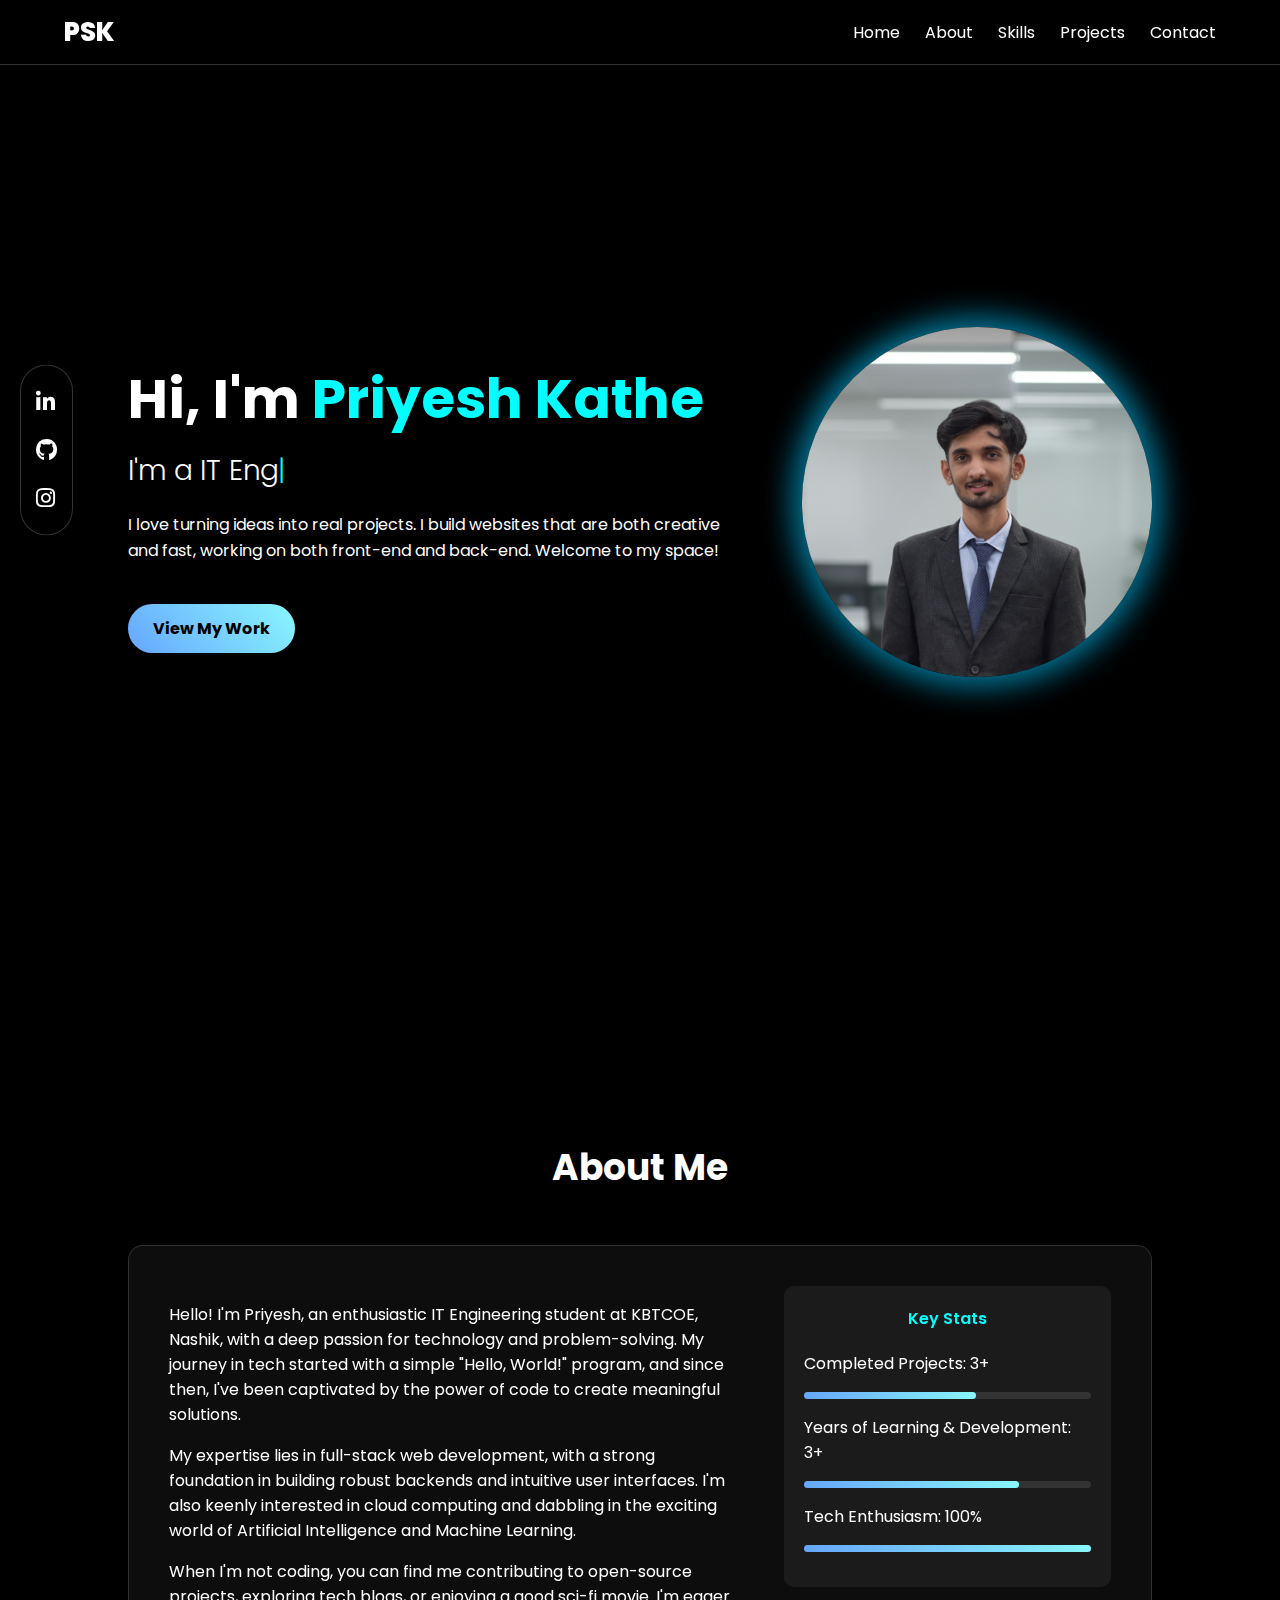
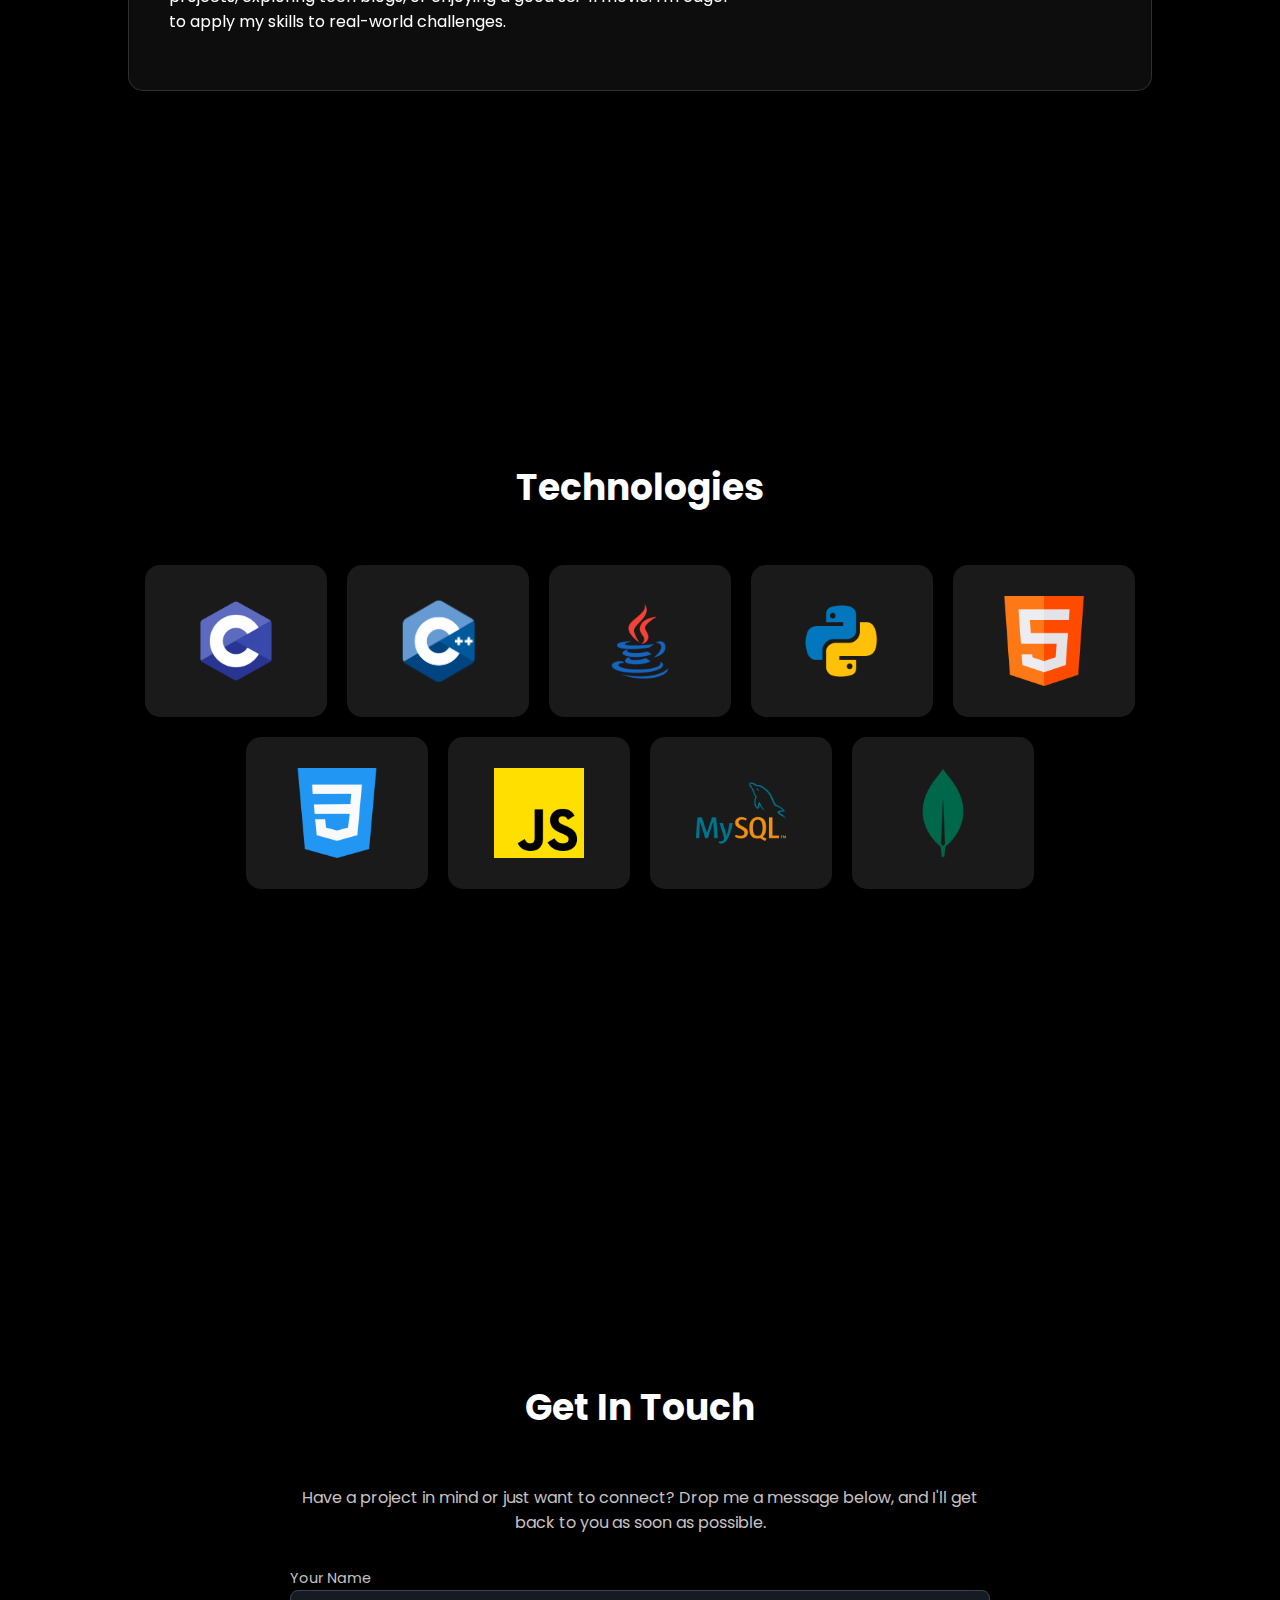
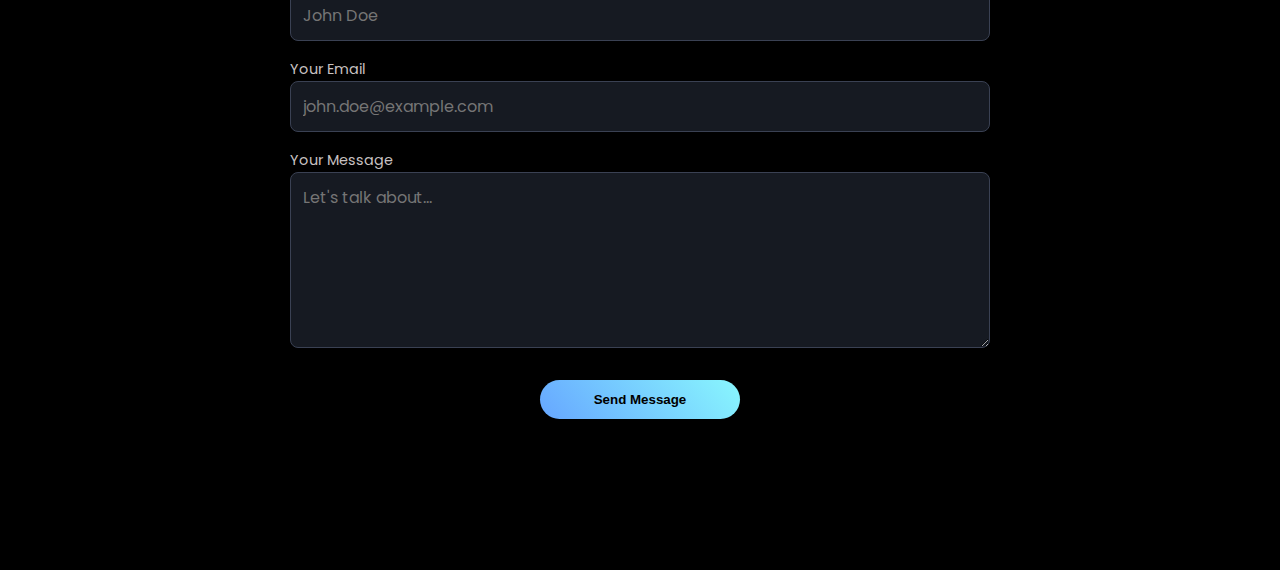
<file: index.html>
<!DOCTYPE html>
<html lang="en">
<head>
    <!-- ====== Meta Tags for SEO & Verification ====== -->
    <meta name="google-site-verification" content="Priaqe4-KjzC3wJncEhOfTdX2A-tVykcBuiO497tCYQ" />
    <meta name="description" content="Portfolio of Priyesh Kathe, IT Engineering Student specializing in web development, full stack projects, and technology.">
    <meta name="keywords" content="Priyesh Kathe, Portfolio, IT Engineer, Web Developer, Full Stack, KBTCOE, Google, Priyesh Santosh Kathe, IT Engineer Nashik, Portfolio Priyesh Kathe">
    <meta name="author" content="Priyesh Kathe">
    <meta charset="UTF-8">
    <meta name="viewport" content="width=device-width, initial-scale=1.0">


    <title>Priyesh Kathe | Portfolio</title>
    <link rel="stylesheet" href="style.css">
    <link rel="preconnect" href="https://fonts.googleapis.com">
    <link rel="preconnect" href="https://fonts.gstatic.com" crossorigin>
    <link href="https://fonts.googleapis.com/css2?family=Poppins:wght@300;400;500;600;700;800&display=swap" rel="stylesheet">
    <link rel="stylesheet" href="https://cdnjs.cloudflare.com/ajax/libs/font-awesome/6.5.0/css/all.min.css">
</head>
<body>

    <img src="images/1.jpg" style="display: none;">
    <div class="social-sidebar">
        <a href="https://www.linkedin.com/in/priyesh-kathe-7457a5361" target="_blank" aria-label="LinkedIn Profile">
            <i class="fa-brands fa-linkedin-in"></i>
        </a>
        <a href="https://github.com/priyeshkathe" target="_blank" aria-label="GitHub Profile">
            <i class="fa-brands fa-github"></i>
        </a>
        <a href="https://www.instagram.com/_priyessh__06" target="_blank" aria-label="Instagram Profile">
            <i class="fa-brands fa-instagram"></i>
        </a>
    </div>

    <header class="header">
        <a href="index.html" class="logo">PSK</a>

        <nav class="navbar">
            <a href="#home" class="nav-link">Home</a>
            <a href="#about" class="nav-link">About</a>
            <a href="#skills" class="nav-link">Skills</a>
            <a href="work.html" class="nav-link">Projects</a>
            <a href="#contact" class="nav-link">Contact</a>
        </nav>

        <!-- Hamburger Icon for Mobile Menu -->
        <div class="hamburger">
            <i class="fa-solid fa-bars"></i>
        </div>
    </header>

    <main>

        <!-- ====== Hero Section (Intro) ====== -->
        <section class="hero" id="home">
            <div class="hero-content">
                <h1>Hi, I'm <span class="highlight">Priyesh Kathe</span></h1>
                <h2>I'm a <span id="typed-text"></span><span id="cursor">|</span></h2>
                <p>I love turning ideas into real projects. I build websites that are both creative and fast, working on both front-end and back-end. Welcome to my space!</p>
                <a href="work.html" class="btn">View My Work</a>
            </div>

            <!-- Hero Image -->
            <div class="hero-image">
                <img src="images/2.jpg" alt="profile picture" id="pic">
            </div>
        </section>


        <section class="about" id="about">
            <h2 class="section-title">About Me</h2>

            <div class="about-container">
                <div class="about-content">
                    <div class="about-text">
                        <p>Hello! I'm Priyesh, an enthusiastic IT Engineering student at KBTCOE, Nashik, with a deep passion for technology and problem-solving. My journey in tech started with a simple "Hello, World!" program, and since then, I've been captivated by the power of code to create meaningful solutions.</p>
                        <p>My expertise lies in full-stack web development, with a strong foundation in building robust backends and intuitive user interfaces. I'm also keenly interested in cloud computing and dabbling in the exciting world of Artificial Intelligence and Machine Learning.</p>
                        <p>When I'm not coding, you can find me contributing to open-source projects, exploring tech blogs, or enjoying a good sci-fi movie. I'm eager to apply my skills to real-world challenges.</p>
                    </div>

                    <div class="about-stats">
                        <div class="stat-title">Key Stats</div>

                        <div class="stat-item">
                            <p>Completed Projects: 3+</p>
                            <div class="progress">
                                <div class="progress-bar" style="width: 60%"></div>
                            </div>
                        </div>

                        <div class="stat-item">
                            <p>Years of Learning & Development: 3+</p>
                            <div class="progress">
                                <div class="progress-bar" style="width: 75%"></div>
                            </div>
                        </div>

                        <div class="stat-item">
                            <p>Tech Enthusiasm: 100%</p>
                            <div class="progress">
                                <div class="progress-bar" style="width: 100%;"></div>
                            </div>
                        </div>
                    </div>
                </div>
            </div>
        </section>

        <section class="skills" id="skills">
            <h2 class="section-title">Technologies</h2>

            <div class="skills-grid">
                <div class="skill-card"><img src="images/c.png" alt="C language icon"></div>
                <div class="skill-card"><img src="images/c++.png" alt="C++ language icon"></div>
                <div class="skill-card"><img src="images/java.png" alt="Java language icon"></div>
                <div class="skill-card"><img src="images/python.png" alt="Python language icon"></div>
                <div class="skill-card"><img src="images/html.png" alt="HTML5 icon"></div>
                <div class="skill-card"><img src="images/css.png" alt="CSS3 icon"></div>
                <div class="skill-card"><img src="images/js.png" alt="JavaScript icon"></div>
                <div class="skill-card"><img src="images/sql.png" alt="SQL icon"></div>
                <div class="skill-card"><img src="images/mongo.png" alt="MongoDB icon"></div>
            </div>
        </section>

        <section class="contact" id="contact">
            <h2 class="section-title">Get In Touch</h2>
            <p class="contact-subtitle">Have a project in mind or just want to connect? Drop me a message below, and I'll get back to you as soon as possible.</p>

            <form class="contact-form" id="contactForm">
                <div class="form-group">
                    <label for="name">Your Name</label>
                    <input type="text" name="name" id="name" placeholder="John Doe" required>
                </div>

                <div class="form-group">
                    <label for="email">Your Email</label>
                    <input type="email" name="email" id="email" placeholder="john.doe@example.com" required>
                </div>

                <div class="form-group">
                    <label for="message">Your Message</label>
                    <textarea name="message" id="message" rows="6" placeholder="Let's talk about..." required></textarea>
                </div>

                <button type="submit" class="submit-btn">Send Message</button>
            </form>

            <p id="formMsg"></p>
        </section>
    </main>

    <script src="app.js"></script>
</body>
</html>
</file>
<file: style.css>
body {
    background-color: black;
    font-family: "Poppins", sans-serif;
    margin: 0;
    color: white;
}

html {
    scroll-behavior: smooth;
    scroll-padding-top: 30px; 
}

.header {
    position: fixed;
    top: 0;
    left: 0;
    width: 100%;
    height: 65px;
    background: rgba(0, 0, 0, 0.4);
    backdrop-filter: blur(10px);
    display: flex;
    justify-content: space-between;
    align-items: center;
    z-index: 1000;
    border-bottom: 1px solid rgba(255, 255, 255, 0.2);
    padding: 0 5%;
    box-sizing: border-box;
}

.logo {
    font-weight: 800;
    font-size: 26px;
    text-decoration: none;
    color: white;
}

.navbar {
    display: flex;
    gap: 25px;
}

.nav-link {
    text-decoration: none;
    color: white;
    font-size: 16px;
    transition: color 0.3s, transform 0.3s;
}

.nav-link:hover {
    color: aqua;
    transform: scale(1.1);
}

.hamburger {
    display: none; 
    font-size: 24px;
    cursor: pointer;
    z-index: 1002; 
}

.social-sidebar {
    position: fixed;
    top: 50%;
    left: 20px;
    transform: translateY(-50%);
    display: flex;
    flex-direction: column;
    gap: 15px;
    z-index: 1001;
    background: rgba(0, 0, 0, 0.4);
    backdrop-filter: blur(10px);
    padding: 20px 15px;
    border-radius: 50px;
    border: 1px solid rgba(255, 255, 255, 0.2);
}

.social-sidebar a {
    color: white;
    font-size: 22px;
    text-decoration: none;
    transition: all 0.3s ease;
}

.social-sidebar a:hover {
    color: aqua;
    transform: scale(1.2);
}

section {
    padding: 100px 10%;
    min-height: 80vh;
}

.hero {
    display: flex;
    justify-content: space-between;
    align-items: center;
    gap: 40px;
    min-height: 90vh;
}

.hero-content {
    flex: 1;
}

.hero-content h1 {
    font-size: 55px;
    margin: 0 0 10px 0;
}

.hero-content h2 {
    font-size: 28px;
    font-weight: 300;
    margin: 0;
}

.hero-content p {
    margin: 20px 0 40px 0;
    line-height: 1.6;
    max-width: 600px;
}

.highlight, #cursor {
    color: aqua;
}

#cursor {
    animation: blink 0.7s infinite;
}

@keyframes blink {
    50% { opacity: 0; }
}

.btn, .submit-btn, .small-btn {
    background: linear-gradient(50deg, #66a6ff, #89f7fe);
    color: black;
    text-decoration: none;
    padding: 12px 25px;
    border-radius: 50px;
    font-weight: bold;
    display: inline-block;
    border: none;
    cursor: pointer;
    transition: box-shadow 0.3s ease;
}

.btn:hover, .submit-btn:hover, .small-btn:hover {
    box-shadow: 0 0 20px rgba(79, 172, 254, 0.7);
}

.hero-image {
    flex-shrink: 0  ;
}

#pic {
    height: 350px;
    width: 350px;
    border-radius: 50%;
    object-fit: cover;
    box-shadow: 0 0 30px 10px rgba(0, 198, 255, 0.6);
    animation: floatAnimation 5s ease-in-out infinite;
}

@keyframes floatAnimation {
    0%, 100% { transform: translateY(0); }
    50% { transform: translateY(-15px); }
}

.section-title {
    text-align: center;
    font-size: 36px;
    margin-bottom: 50px;
    color: white;
}

.about-container {
    background-color: rgba(128, 128, 128, 0.1);
    max-width: 1200px;
    margin: 0 auto;
    border-radius: 15px;
    border: 1px solid rgba(128, 128, 128, 0.3);
    backdrop-filter: blur(10px);
    padding: 40px;
}

.about-content {
    display: flex;
    gap: 40px;
    align-items: flex-start;
}

.about-text {
    flex: 2;
}

.about-stats {
    flex: 1;
    background-color: rgba(128, 128, 128, 0.12);
    padding: 20px;
    border-radius: 10px;
}

.stat-title {
    text-align: center;
    color: aqua;
    margin-bottom: 20px;
    font-weight: 600;
}

.stat-item {
    margin-bottom: 15px;
}

.progress {
    width: 100%;
    height: 7px;
    background-color: #333;
    border-radius: 5px;
    margin-top: 5px;
}

.progress-bar {
    height: 100%;
    background: linear-gradient(90deg, #66a6ff, #89f7fe);
    border-radius: 5px;
}

.skills-grid {
    display: flex;
    flex-wrap: wrap;
    justify-content: center;
    gap: 20px;
    max-width: 1200px;
    margin: 0 auto;
}

.skill-card {
    height: 150px;
    width: 180px;
    background-color: rgba(128, 128, 128, 0.2);
    border-radius: 15px;
    transition: all 0.3s ease;
    display: flex;
    justify-content: center;
    align-items: center;
    border: 1px solid transparent;
}

.skill-card img {
    height: 90px;
    width: 90px;
    object-fit: contain;
}

.skill-card:hover {
    transform: translateY(-8px);
    box-shadow: 0 15px 30px rgba(0, 198, 255, 0.4);
    border: 1px solid rgba(0, 198, 255, 0.8);
}

.contact {
    max-width: 700px;
    margin: 0 auto;
    text-align: center;
}

.contact-subtitle {
    color: #c8c2c2;
    margin-bottom: 30px;
}

.contact-form {
    display: flex;
    flex-direction: column;
    gap: 15px;
    text-align: left;
}

.form-group label {
    margin-bottom: 6px;
    color: #c8c2c2;
    font-size: 0.9rem;
}

.contact-form input, .contact-form textarea {
    background-color: #161a22;
    border: 1px solid #3a4153;
    border-radius: 8px;
    padding: 12px;
    color: white;
    font-family: 'Poppins', sans-serif;
    font-size: 1rem;
    outline: none;
    transition: border-color 0.3s ease;
    width: 100%;
    box-sizing: border-box;
}

.contact-form input:focus, .contact-form textarea:focus {
    border-color: #4facfe;
}

.submit-btn {
    align-self: center;
    margin-top: 10px;
    width: 200px;
}

#formMsg {
    margin-top: 20px;
    font-size: 1rem;
}


/* --- Projects Section Styles --- */

.projects {
    padding-top: 100px;
    padding-bottom: 100px;
}

.projects-grid {
    display: grid;
    grid-template-columns: repeat(auto-fit, minmax(300px, 1fr));
    gap: 30px;
    max-width: 1200px;
    margin: 0 auto;
}

.project-card {
    background-color: rgba(128, 128, 128, 0.1);
    border-radius: 15px;
    border: 1px solid rgba(128, 128, 128, 0.3);
    padding: 30px;
    transition: transform 0.3s ease, box-shadow 0.3s ease;
    display: flex;
    flex-direction: column;
    justify-content: space-between;
}

.project-card:hover {
    transform: translateY(-8px);
    box-shadow: 0 15px 30px rgba(0, 198, 255, 0.4);
    border: 1px solid rgba(0, 198, 255, 0.8);
}

.project-card h3 {
    color: aqua;
    font-size: 22px;
    margin-top: 0;
}

.project-card p {
    color: #c8c2c2;
    line-height: 1.6;
    margin-bottom: 20px;
}

.project-links {
    margin-top: auto; 
    display: flex;
    gap: 10px;
}

.small-btn {
    padding: 8px 15px;
    font-size: 0.9rem;
}

.project-cta {
    text-align: center;
    margin-top: 50px;
    font-size: 1.1rem;
}


.current-page {
    color: aqua !important;
    transform: scale(1.1);
    font-weight: bold;
}



@media (max-width: 768px) {
    .header {
        padding: 0 20px;
    }

   
    .navbar {
        display: none;
        position: absolute;
        top: 65px;
        left: 0;
        width: 100%;
        background: rgba(0, 0, 0, 0.95);
        flex-direction: column;
        align-items: center;
        padding: 10px 0;
        gap: 0;
        z-index: 999; 
    }

    .navbar.active {
        display: flex; 
    }

    .nav-link {
        padding: 15px 0;
        width: 100%;
        text-align: center;
        font-size: 18px;
    }

    .hamburger {
        display: block; 
    }

    
    .hero {
        flex-direction: column-reverse; 
        text-align: center;
        padding-top: 80px;
    }

    .hero-content h1 {
        font-size: 36px;
    }

    .hero-content h2 {
        font-size: 20px;
    }

    #pic {
        margin-top: 17px;
        width: 250px;
        height: 250px;
        animation: none; 
    }

    
    .social-sidebar {
        flex-direction: row;
        justify-content: space-around;
        align-items: center;
        left: 0;
        bottom: 0;
        top: auto;
        width: 100%;
        transform: none;
        padding: 10px 0;
        border-radius: 0;
        background: rgba(0, 0, 0, 0.8);
        border-top: 1px solid rgba(255, 255, 255, 0.2);
        border-left: none;
        border-right: none;
        border-bottom: none;
    }

    .social-sidebar a {
        font-size: 24px;
    }

    
    .about-content {
        flex-direction: column;
        align-items: center;
    }
    
    .about-text {
        text-align: center;
    }

    .about-stats {
        width: 100%;
        margin-top: 30px;
    }

    
    .skill-card {
        height: 120px;
        width: 120px;
    }

    .skill-card img {
        height: 70px;
        width: 70px;
    }

    
    section {
        padding: 60px 20px;
    }

    .section-title {
        font-size: 28px;
    }

    .projects-grid {
        grid-template-columns: 1fr; 
    }
}
</file>
